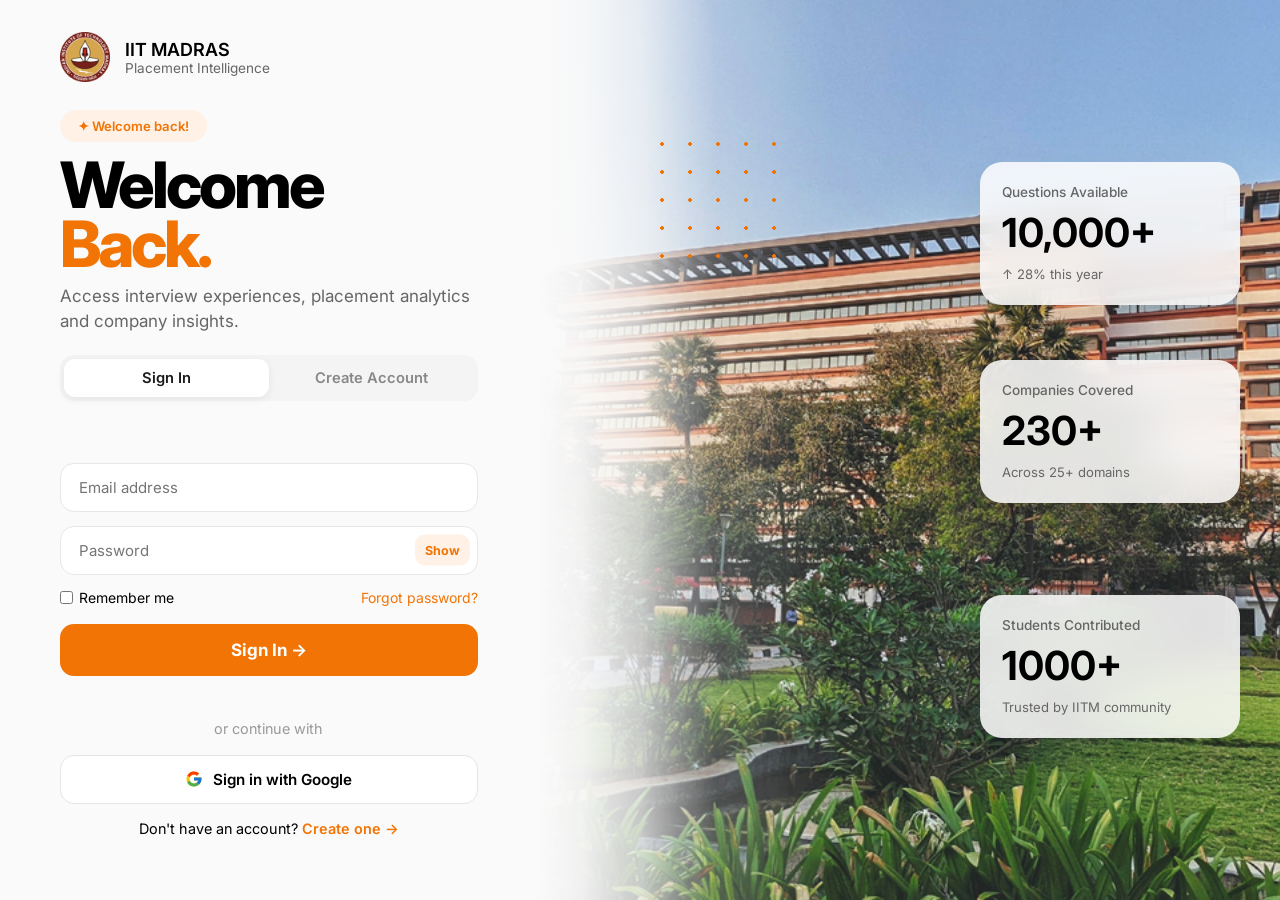
<file: templates/auth.html>
<!DOCTYPE html>
<html lang="en">
<head>
  <meta charset="UTF-8">
  <meta name="viewport" content="width=device-width, initial-scale=1.0">
  <title>Login · IIT Madras Placement Intelligence</title>
  <link rel="preconnect" href="https://fonts.googleapis.com">
  <link href="https://fonts.googleapis.com/css2?family=Inter:wght@400;600;700;800&display=swap" rel="stylesheet">
  <link rel="stylesheet" href="/static/login.css">
  <style>
    /* Hide scrollbar everywhere */
    *, *:before, *:after { scrollbar-width: none; -ms-overflow-style: none; }
    *::-webkit-scrollbar { display: none; }

    body { overflow: auto; }

    .container {
      display: flex;
      height: 100vh;
      overflow: hidden;
    }

    /* LEFT panel scrollable but no scrollbar */
    .left {
      width: 42%;
      padding: 32px 60px;
      display: flex;
      flex-direction: column;
      justify-content: flex-start;
      overflow-y: auto;
      min-height: 0;
    }

    .logo { margin-bottom: 28px; }

    /* Tabs */
    .tabs {
      display: flex; gap: 0; margin-bottom: 22px;
      background: #f4f4f4; border-radius: 14px; padding: 4px;
    }
    .tab-btn {
      flex: 1; padding: 10px; border: none; background: transparent;
      border-radius: 11px; font-weight: 600; font-size: .92rem; cursor: pointer;
      color: #888; transition: all .2s; font-family: 'Inter', sans-serif;
    }
    .tab-btn.active { background: white; color: #1a1a1a; box-shadow: 0 2px 8px rgba(0,0,0,.07); }
    .tab-panel { display: none; }
    .tab-panel.active { display: block; }

    /* Compact form rows */
    .input-group { margin-bottom: 14px; }
    .input-group input, .input-group select {
      width: 100%; padding: 14px 18px; border-radius: 14px;
      border: 1px solid #e7e7e7; font-size: 15px;
      font-family: 'Inter', sans-serif; background: white; color: #1a1a1a;
      outline: none; transition: border-color .2s, box-shadow .2s;
    }
    .input-group input:focus, .input-group select:focus {
      border-color: #f27405; box-shadow: 0 0 0 3px rgba(242,116,5,.08);
    }
    .password-field { position: relative; }
    .password-field input { padding-right: 76px; }
    .toggle-password {
      position: absolute; right: 8px; top: 50%; transform: translateY(-50%);
      border: 0; background: #fff1e5; color: #f27405; border-radius: 10px;
      padding: 8px 10px; font-weight: 700; font-size: .78rem; cursor: pointer;
      font-family: 'Inter', sans-serif;
    }
    .toggle-password:focus {
      outline: none; box-shadow: 0 0 0 3px rgba(242,116,5,.15);
    }
    .input-row { display: grid; grid-template-columns: 1fr 1fr; gap: 12px; margin-bottom: 14px; }
    .input-row input, .input-row select {
      width: 100%; padding: 14px 18px; border-radius: 14px;
      border: 1px solid #e7e7e7; font-size: 15px;
      font-family: 'Inter', sans-serif; background: white; color: #1a1a1a;
      outline: none; transition: border-color .2s;
    }
    .input-row input:focus, .input-row select:focus {
      border-color: #f27405; box-shadow: 0 0 0 3px rgba(242,116,5,.08);
    }

    .options { display: flex; justify-content: space-between; margin: 10px 0 18px; font-size: 14px; }
    .options a { text-decoration: none; color: #f27405; }

    .signin-btn {
      width: 100%; padding: 16px; border: none; border-radius: 14px;
      background: #f27405; color: white; font-size: 17px; font-weight: 700;
      cursor: pointer; font-family: 'Inter', sans-serif; transition: opacity .2s;
    }
    .signin-btn:disabled { opacity: .6; cursor: not-allowed; }

    .google-btn {
      width: 100%; padding: 14px; border: 1.5px solid #e5e5e5; border-radius: 14px;
      background: white; font-size: .95rem; font-weight: 600; cursor: pointer;
      display: flex; align-items: center; justify-content: center; gap: 10px;
      font-family: 'Inter', sans-serif; transition: border-color .2s, box-shadow .2s;
    }
    .google-btn:hover { border-color: #f27405; box-shadow: 0 0 0 3px rgba(242,116,5,.08); }
    .google-btn svg { width: 18px; height: 18px; }

    .divider { text-align: center; margin: 18px 0; color: #999; font-size: .9rem; }
    .socials { display: none; } /* replaced by google-btn above */

    .register { margin-top: 16px; text-align: center; font-size: .9rem; }
    .register a { color: #f27405; text-decoration: none; font-weight: 600; }

    .error-msg { color: #e53e3e; font-size: .82rem; margin-top: 8px; min-height: 18px; }
    .success-msg { color: #38a169; font-size: .82rem; margin-top: 8px; min-height: 18px; }

    /* Compact heading */
    h1 { font-size: 64px; line-height: .92; font-weight: 800; letter-spacing: -3px; margin-bottom: 10px; }
    h1 span { display: block; color: #f27405; }
    .badge { display: inline-block; background: #fff1e5; color: #f27405; padding: 8px 18px; border-radius: 24px; font-weight: 600; font-size: .82rem; margin-bottom: 14px; }
    .subtitle { margin-top: 0; margin-bottom: 20px; font-size: 17px; color: #666; line-height: 1.5; }

    /* RIGHT */
    .right { width: 58%; position: relative; overflow: hidden; flex-shrink: 0; }
    .bg-image { width: 100%; height: 100%; object-fit: cover; }
    .dot-grid { position: absolute; top: 130px; left: 110px; width: 140px; height: 140px;
      background-image: radial-gradient(#f27405 1.8px, transparent 1.8px);
      background-size: 28px 28px; z-index: 5; }
    .fade { position: absolute; left: 0; top: 0; width: 40%; height: 100%;
      background: linear-gradient(to right, #fafafa 0%, rgba(250,250,250,.95) 15%, rgba(250,250,250,.75) 35%, rgba(250,250,250,.2) 60%, transparent 100%); }
    .card { position: absolute; background: rgba(255,255,255,.85); backdrop-filter: blur(15px);
      padding: 22px; border-radius: 22px; box-shadow: 0 15px 40px rgba(0,0,0,.08); width: 260px; }
    .card h4 { color: #666; font-weight: 500; margin-bottom: 8px; font-size: .85rem; }
    .card h2 { font-size: 40px; margin-bottom: 6px; }
    .card span { color: #666; font-size: .82rem; }
    .card1 { top: 18%; right: 40px; }
    .card2 { top: 40%; right: 40px; }
    .card3 { bottom: 18%; right: 40px; }
  </style>
</head>
<body>
<div class="container">
  <div class="left">

    <div class="logo">
      <img src="/static/images/logo.ico" alt="IITM Logo" style="width:50px;height:50px;">
      <div>
        <h3 style="margin:0;font-size:18px;">IIT MADRAS</h3>
        <p style="margin:0;color:#666;font-size:.85rem;">Placement Intelligence</p>
      </div>
    </div>

    <div class="badge" id="auth-badge">✦ Welcome back!</div>
    <h1>Welcome<span id="heading-sub">Back.</span></h1>
    <p class="subtitle" id="auth-subtitle">Access interview experiences, placement analytics and company insights.</p>

    <!-- Tabs -->
    <div class="tabs">
      <button class="tab-btn active" id="tab-login" onclick="switchTab('login')">Sign In</button>
      <button class="tab-btn" id="tab-register" onclick="switchTab('register')">Create Account</button>
    </div>

    <!-- Login Panel -->
    <div class="tab-panel active" id="panel-login">
      <form id="login-form" onsubmit="handleLogin(event)">
        <div class="input-group">
          <input type="email" id="login-email" placeholder="Email address" required autocomplete="email">
        </div>
        <div class="input-group password-field">
          <input type="password" id="login-password" placeholder="Password" required autocomplete="current-password">
          <button type="button" class="toggle-password" data-target="login-password" aria-label="Show password">Show</button>
        </div>
        <div class="options">
          <label style="display:flex;align-items:center;gap:6px;cursor:pointer;"><input type="checkbox"> Remember me</label>
          <a href="#">Forgot password?</a>
        </div>
        <button class="signin-btn" type="submit" id="login-btn">Sign In →</button>
        <p class="error-msg" id="login-error"></p>
      </form>

      <div class="divider">or continue with</div>
      <button class="google-btn" type="button" onclick="handleGoogleLogin()">
        <svg viewBox="0 0 48 48"><path fill="#FFC107" d="M43.611 20.083H42V20H24v8h11.303c-1.649 4.657-6.08 8-11.303 8-6.627 0-12-5.373-12-12s5.373-12 12-12c3.059 0 5.842 1.154 7.961 3.039l5.657-5.657C34.046 6.053 29.268 4 24 4 12.955 4 4 12.955 4 24s8.955 20 20 20 20-8.955 20-20c0-1.341-.138-2.65-.389-3.917z"/><path fill="#FF3D00" d="M6.306 14.691l6.571 4.819C14.655 15.108 18.961 12 24 12c3.059 0 5.842 1.154 7.961 3.039l5.657-5.657C34.046 6.053 29.268 4 24 4 16.318 4 9.656 8.337 6.306 14.691z"/><path fill="#4CAF50" d="M24 44c5.166 0 9.86-1.977 13.409-5.192l-6.19-5.238A11.91 11.91 0 0124 36c-5.202 0-9.619-3.317-11.283-7.946l-6.522 5.025C9.505 39.556 16.227 44 24 44z"/><path fill="#1976D2" d="M43.611 20.083H42V20H24v8h11.303a12.04 12.04 0 01-4.087 5.571l.003-.002 6.19 5.238C36.971 39.205 44 34 44 24c0-1.341-.138-2.65-.389-3.917z"/></svg>
        Sign in with Google
      </button>
      <div class="register">Don't have an account? <a href="#" onclick="switchTab('register')">Create one →</a></div>
    </div>

    <!-- Register Panel -->
    <div class="tab-panel" id="panel-register">
      <form id="register-form" onsubmit="handleRegister(event)">
        <div class="input-group">
          <input type="text" id="reg-name" placeholder="Full Name" required>
        </div>
        <div class="input-row">
          <input type="text" id="reg-roll" placeholder="Roll Number">
          <select id="reg-year">
            <option value="">Grad Year</option>
            <option value="2024">2024</option>
            <option value="2025">2025</option>
            <option value="2026">2026</option>
            <option value="2027">2027</option>
            <option value="2028">2028</option>
            <option value="2029">2029</option>
            <option value="2030">2030</option>
          </select>
        </div>
        <div class="input-group">
          <select id="reg-department">
            <option value="">Select Department</option>
            <option value="Data Science">Data Science</option>
            <option value="Electronics Systems">Electronics Systems</option>
            <option value="Aeronautics">Aeronautics</option>
            <option value="Data Science with Management">Data Science with Management</option>
          </select>
        </div>
        <div class="input-group">
          <input type="email" id="reg-email" placeholder="Email address" required autocomplete="email">
        </div>
        <div class="input-group password-field">
          <input type="password" id="reg-password" placeholder="Password (min 6 chars)" required autocomplete="new-password">
          <button type="button" class="toggle-password" data-target="reg-password" aria-label="Show password">Show</button>
        </div>
        <button class="signin-btn" type="submit" id="register-btn">Create Account →</button>
        <p class="error-msg" id="register-error"></p>
        <p class="success-msg" id="register-success"></p>
      </form>
      <div class="register">Already have an account? <a href="#" onclick="switchTab('login')">Sign in →</a></div>
    </div>

  </div>

  <div class="right">
    <img src="/static/images/background.png" class="bg-image">
    <div class="dot-grid"></div>
    <div class="fade"></div>
    <div class="card card1">
      <h4>Questions Available</h4>
      <h2>10,000+</h2>
      <span>↑ 28% this year</span>
    </div>
    <div class="card card2">
      <h4>Companies Covered</h4>
      <h2>230+</h2>
      <span>Across 25+ domains</span>
    </div>
    <div class="card card3">
      <h4>Students Contributed</h4>
      <h2>1000+</h2>
      <span>Trusted by IITM community</span>
    </div>
  </div>
</div>

<script src="/static/auth.js"></script>
</body>
</html>
</file>
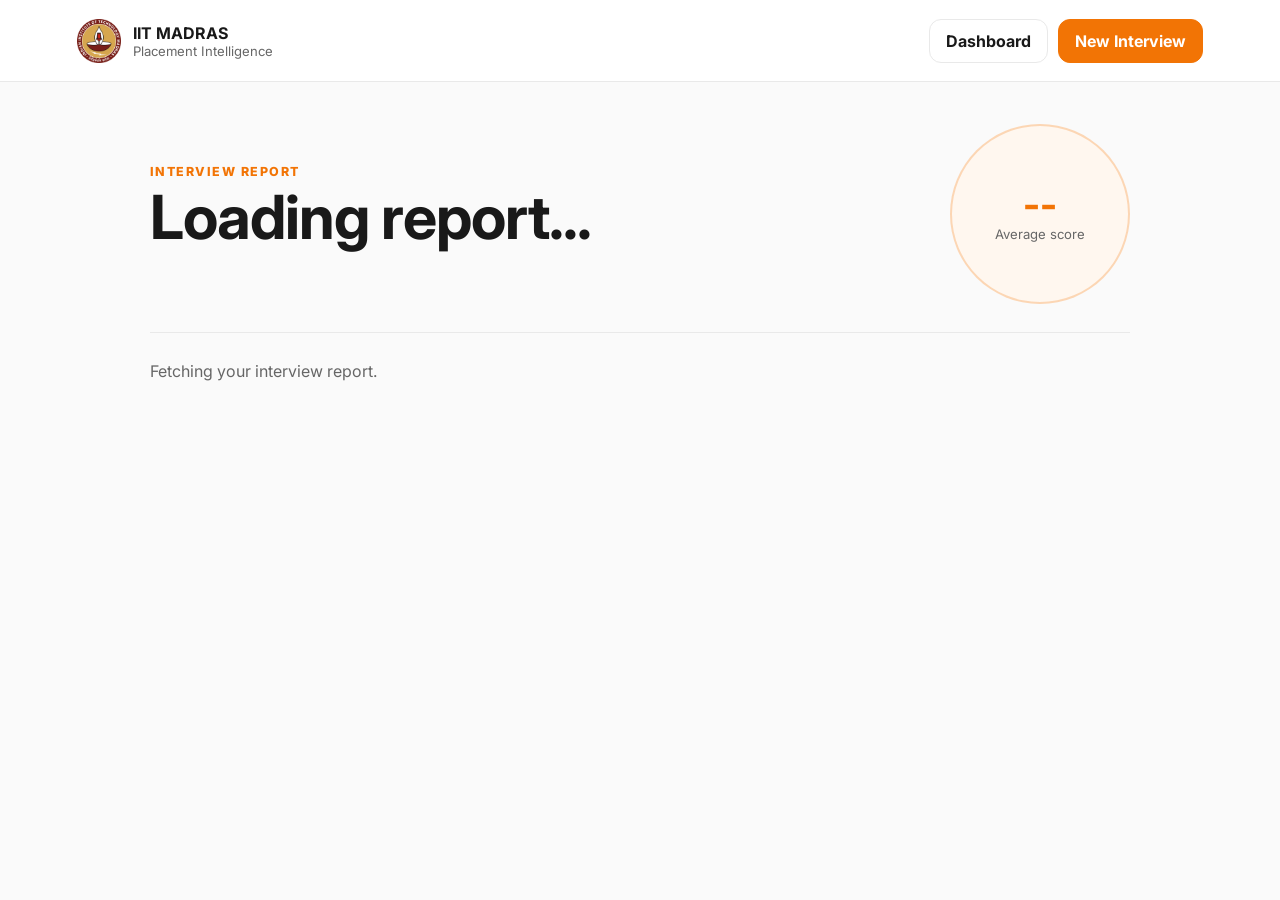
<file: templates/interview_results.html>
<!DOCTYPE html>
<html lang="en">
<head>
  <meta charset="UTF-8">
  <meta name="viewport" content="width=device-width, initial-scale=1.0">
  <title>Interview Report - IIT Madras Placement Intelligence</title>
  <link rel="preconnect" href="https://fonts.googleapis.com">
  <link href="https://fonts.googleapis.com/css2?family=Inter:wght@400;500;600;700;800&display=swap" rel="stylesheet">
  <style>
    :root {
      --primary: #f27405;
      --text: #191919;
      --muted: #666;
      --line: #e9e9e9;
      --soft: #fff7ef;
      --page: #fafafa;
    }
    * { box-sizing: border-box; }
    body {
      margin: 0;
      font-family: Inter, system-ui, -apple-system, BlinkMacSystemFont, "Segoe UI", sans-serif;
      color: var(--text);
      background: var(--page);
    }
    header {
      height: 82px;
      display: flex;
      align-items: center;
      justify-content: space-between;
      padding: 0 clamp(20px, 6vw, 86px);
      background: white;
      border-bottom: 1px solid var(--line);
    }
    .brand { display: flex; align-items: center; gap: 12px; }
    .brand img { width: 44px; height: 44px; }
    .brand strong { display: block; font-size: 1rem; }
    .brand span { display: block; color: var(--muted); font-size: .82rem; }
    .nav-actions { display: flex; gap: 10px; }
    .btn {
      border: 1.5px solid var(--line);
      background: white;
      color: var(--text);
      border-radius: 12px;
      padding: 11px 16px;
      font-weight: 700;
      text-decoration: none;
      cursor: pointer;
    }
    .btn.primary { background: var(--primary); border-color: var(--primary); color: white; }
    main { width: min(980px, calc(100% - 32px)); margin: 42px auto 70px; }
    .summary {
      display: grid;
      grid-template-columns: minmax(0, 1fr) 180px;
      gap: 24px;
      align-items: center;
      padding-bottom: 28px;
      border-bottom: 1.5px solid var(--line);
    }
    .eyebrow {
      color: var(--primary);
      font-size: .78rem;
      font-weight: 800;
      letter-spacing: .12em;
      text-transform: uppercase;
      margin-bottom: 8px;
    }
    h1 { margin: 0; font-size: clamp(2rem, 5vw, 3.8rem); line-height: 1; letter-spacing: -1px; }
    .meta { display: flex; flex-wrap: wrap; gap: 10px; margin-top: 16px; color: var(--muted); }
    .pill { border: 1px solid var(--line); border-radius: 999px; padding: 8px 11px; background: white; font-size: .86rem; }
    .score {
      aspect-ratio: 1;
      border-radius: 50%;
      background: var(--soft);
      border: 2px solid rgba(242,116,5,.25);
      display: grid;
      place-items: center;
      text-align: center;
    }
    .score strong { display: block; color: var(--primary); font-size: 2.4rem; line-height: 1; }
    .score span { color: var(--muted); font-size: .82rem; }
    .state { margin-top: 28px; color: var(--muted); }
    .answers { margin-top: 24px; display: grid; gap: 14px; }
    article {
      background: white;
      border: 1.5px solid var(--line);
      border-radius: 8px;
      padding: 20px;
    }
    article h2 { margin: 0 0 14px; font-size: 1rem; line-height: 1.45; }
    article p { margin: 9px 0 0; color: var(--muted); line-height: 1.55; }
    .answer-top { display: flex; gap: 16px; justify-content: space-between; align-items: flex-start; }
    .answer-score { color: var(--primary); font-weight: 800; white-space: nowrap; }
    .chips { display: flex; gap: 8px; flex-wrap: wrap; margin-top: 12px; }
    .chip { background: var(--soft); color: #9a4500; border-radius: 999px; padding: 7px 10px; font-size: .78rem; font-weight: 700; }
    .hidden { display: none; }
    @media (max-width: 700px) {
      header { height: auto; padding-top: 16px; padding-bottom: 16px; align-items: flex-start; gap: 14px; flex-direction: column; }
      .summary { grid-template-columns: 1fr; }
      .score { width: 150px; }
    }
  </style>
</head>
<body>
  <header>
    <div class="brand">
      <img src="/static/images/logo.ico" alt="IITM Logo">
      <div>
        <strong>IIT MADRAS</strong>
        <span>Placement Intelligence</span>
      </div>
    </div>
    <div class="nav-actions">
      <a class="btn" href="/dashboard">Dashboard</a>
      <a class="btn primary" href="/interview/new">New Interview</a>
    </div>
  </header>

  <main>
    <section class="summary">
      <div>
        <div class="eyebrow">Interview Report</div>
        <h1 id="report-title">Loading report...</h1>
        <div id="report-meta" class="meta"></div>
      </div>
      <div class="score">
        <div>
          <strong id="average-score">--</strong>
          <span>Average score</span>
        </div>
      </div>
    </section>

    <p id="state" class="state">Fetching your interview report.</p>
    <section id="answers" class="answers hidden"></section>
  </main>

  <script>
    const interviewId = {{ interview_id|tojson }};

    function escapeHtml(text) {
      const element = document.createElement('div');
      element.textContent = text || '';
      return element.innerHTML;
    }

    function renderChips(items, label) {
      if (!Array.isArray(items) || !items.length) return '';
      return `<div class="chips">${items.map((item) => `<span class="chip">${label}: ${escapeHtml(item)}</span>`).join('')}</div>`;
    }

    async function loadReport() {
      const state = document.getElementById('state');
      try {
        const response = await fetch(`/api/interviews/${interviewId}/results`);
        const data = await response.json();
        if (!response.ok) throw new Error(data.error || 'Could not load report.');

        const interview = data.interview || {};
        document.getElementById('report-title').textContent = interview.role || 'AI Interview';
        document.getElementById('average-score').textContent = `${data.average_score || 0}/10`;
        document.getElementById('report-meta').innerHTML = [
          interview.company || 'AI Generated',
          interview.level,
          interview.status,
          interview.created_at ? interview.created_at.slice(0, 10) : '',
        ].filter(Boolean).map((item) => `<span class="pill">${escapeHtml(item)}</span>`).join('');

        const answers = data.answers || [];
        const list = document.getElementById('answers');
        if (!answers.length) {
          state.textContent = 'No answer feedback is available for this interview yet.';
          return;
        }

        state.classList.add('hidden');
        list.classList.remove('hidden');
        list.innerHTML = answers.map((answer) => `
          <article>
            <div class="answer-top">
              <h2>${answer.question_number}. ${escapeHtml(answer.question)}</h2>
              <span class="answer-score">${answer.score}/10</span>
            </div>
            <p><strong>Your answer:</strong> ${escapeHtml(answer.transcript)}</p>
            <p><strong>Feedback:</strong> ${escapeHtml(answer.feedback)}</p>
            ${renderChips(answer.strengths, 'Strength')}
            ${renderChips(answer.improvements, 'Improve')}
          </article>
        `).join('');
      } catch (err) {
        document.getElementById('report-title').textContent = 'Report unavailable';
        document.getElementById('average-score').textContent = '--';
        state.textContent = err.message;
      }
    }

    loadReport();
  </script>
</body>
</html>
</file>
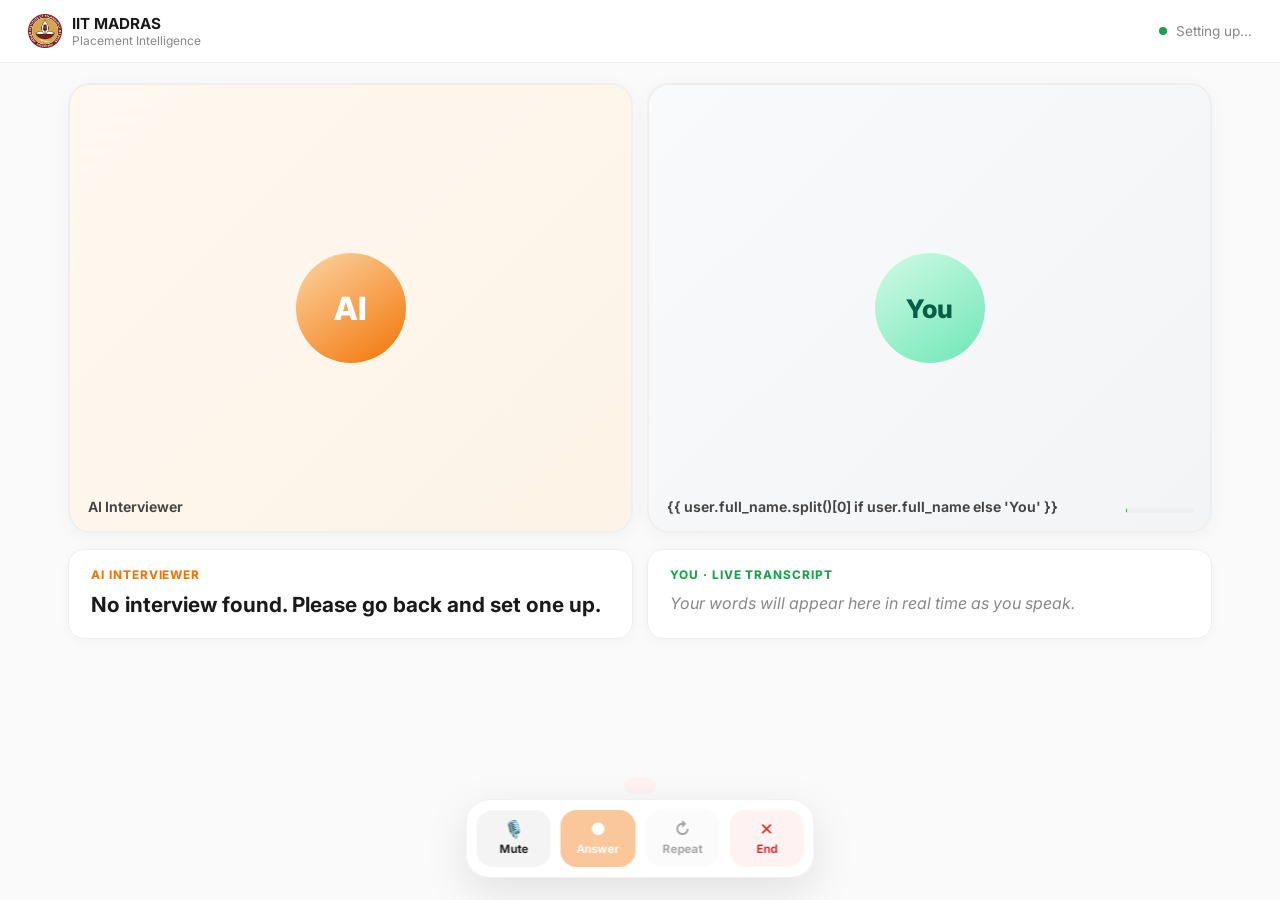
<file: templates/interview_room.html>
<!DOCTYPE html>
<html lang="en">
<head>
  <meta charset="UTF-8">
  <meta name="viewport" content="width=device-width, initial-scale=1.0">
  <title>AI Interview Room · IIT Madras Placement Intelligence</title>
  <link rel="preconnect" href="https://fonts.googleapis.com">
  <link href="https://fonts.googleapis.com/css2?family=Inter:wght@400;500;600;700;800&display=swap" rel="stylesheet">
  <link rel="stylesheet" href="/static/interview_room.css">
</head>
<body>

  <header class="room-header">
    <div class="room-brand">
      <img src="/static/images/logo.ico" alt="IITM Logo" style="height:34px;width:34px;border-radius:8px;">
      <div><strong>IIT MADRAS</strong><br><small>Placement Intelligence</small></div>
    </div>
    <div class="room-meta">
      <span id="progress-text"></span>
      <span class="live-dot"></span>
      <span id="status">Setting up…</span>
    </div>
  </header>

  <main class="room-main">

    <!-- Stage: two participant tiles -->
    <div class="stage">
      <div class="participant ai-tile">
        <div class="avatar ai-avatar">AI</div>
        <div class="participant-name">AI Interviewer</div>
        <div id="ai-speaking" class="speaking-badge hidden">Speaking…</div>
      </div>
      <div id="candidate-tile" class="participant candidate-tile">
        <div class="avatar cand-avatar">You</div>
        <div class="participant-name">{{ user.full_name.split()[0] if user.full_name else 'You' }}</div>
        <div id="room-meter" class="room-meter"><span></span></div>
        <div id="muted-label" class="muted-badge hidden">Muted</div>
      </div>
    </div>

    <!-- Conversation Panel -->
    <div class="convo-panel">
      <div class="question-block">
        <span class="speaker-tag">AI Interviewer</span>
        <h2 id="question">Preparing your interview…</h2>
      </div>
      <div class="caption-block" id="caption-block">
        <span class="speaker-tag you-tag">You · live transcript</span>
        <p class="transcript-area">
          <span id="final-transcript"></span><span id="interim-transcript" class="interim-text">Your words will appear here in real time as you speak.</span>
        </p>
      </div>
      <div id="feedback" class="feedback-block hidden"></div>
    </div>

  </main>

  <!-- Controls Bar -->
  <nav class="room-controls">
    <button id="mute" class="ctrl-btn" type="button">
      <span class="ctrl-icon">🎙️</span><span>Mute</span>
    </button>
    <button id="record" class="ctrl-btn record-btn" type="button" disabled>
      <span class="ctrl-icon">●</span><span>Answer</span>
    </button>
    <button id="repeat" class="ctrl-btn" type="button" disabled>
      <span class="ctrl-icon">↻</span><span>Repeat</span>
    </button>
    <button id="end" class="ctrl-btn end-btn" type="button">
      <span class="ctrl-icon">✕</span><span>End</span>
    </button>
  </nav>

  <p id="room-error" class="room-error-msg"></p>

  <!-- Results Overlay -->
  <div id="results-overlay" class="results-overlay hidden">
    <div class="results-card">
      <div class="results-brand">
        <img src="/static/images/logo.ico" alt="" style="height:36px;">
        <div><strong>IIT MADRAS</strong><small>Placement Intelligence</small></div>
      </div>
      <div class="eyebrow-tag">Interview Complete</div>
      <h1 id="final-score"></h1>
      <div id="answer-list" class="answer-list"></div>
      <div class="results-actions">
        <a href="/dashboard"><button class="btn-results-secondary">Back to Dashboard</button></a>
        <button class="btn-results-primary" onclick="location.reload()">New Interview</button>
      </div>
    </div>
  </div>

  <script src="/static/interview_room.js"></script>
</body>
</html>
</file>
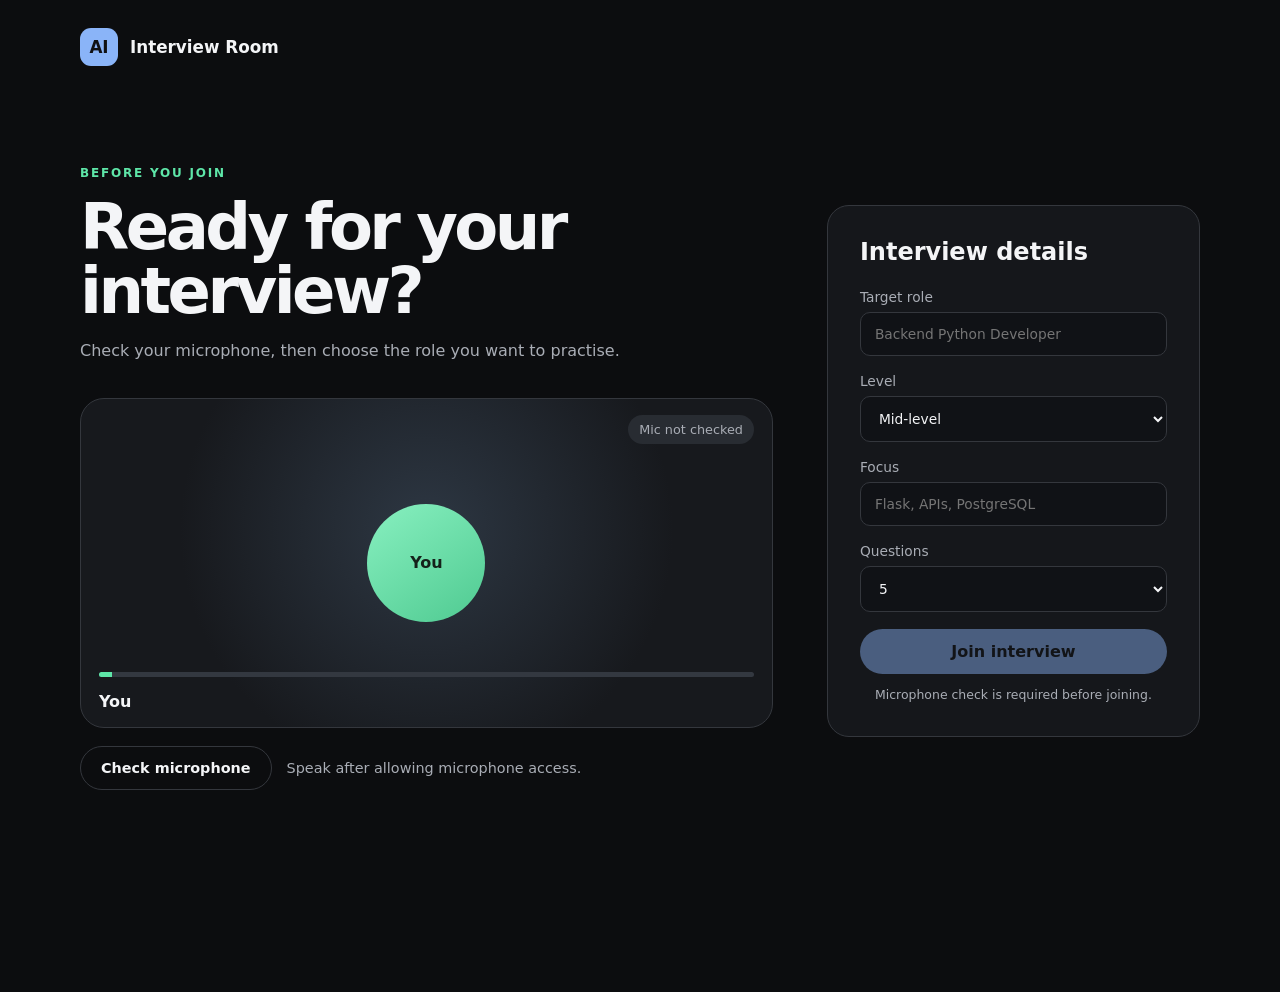
<file: templates/meeting.html>
<!doctype html>
<html lang="en">
<head>
  <meta charset="utf-8">
  <meta name="viewport" content="width=device-width, initial-scale=1">
  <title>AI Interviewer</title>
  <link rel="stylesheet" href="/static/meeting.css">
</head>
<body>
  <main>
    <section id="prejoin" class="prejoin">
      <div class="brand"><span class="brand-mark">AI</span><span>Interview Room</span></div>
      <div class="prejoin-grid">
        <div>
          <p class="eyebrow">Before you join</p>
          <h1>Ready for your interview?</h1>
          <p class="lead">Check your microphone, then choose the role you want to practise.</p>
          <div class="preview-tile">
            <div class="avatar candidate-avatar">You</div>
            <div class="preview-name">You</div>
            <div id="preview-mic-state" class="mic-badge">Mic not checked</div>
            <div class="meter" aria-label="Microphone input level"><span id="meter-bar"></span></div>
          </div>
          <div class="mic-check">
            <button id="check-mic" class="secondary" type="button">Check microphone</button>
            <span id="mic-message">Speak after allowing microphone access.</span>
          </div>
        </div>
        <form id="setup-form" class="setup-card">
          <h2>Interview details</h2>
          <label>Target role <input id="role" required maxlength="80" placeholder="Backend Python Developer"></label>
          <label>Level
            <select id="level"><option>Junior</option><option selected>Mid-level</option><option>Senior</option></select>
          </label>
          <label>Focus <input id="focus" maxlength="200" placeholder="Flask, APIs, PostgreSQL"></label>
          <label>Questions
            <select id="question-count"><option>3</option><option selected>5</option><option>7</option><option>10</option></select>
          </label>
          <button id="join-button" type="submit" disabled>Join interview</button>
          <p class="form-note">Microphone check is required before joining.</p>
        </form>
      </div>
      <p id="prejoin-error" class="error" role="alert"></p>
    </section>

    <section id="interview" class="meeting hidden">
      <header class="meeting-header">
        <div class="brand compact"><span class="brand-mark">AI</span><span>Interview Room</span></div>
        <div class="meeting-meta"><span id="progress-text"></span><span class="live-dot"></span><span id="status">Ready</span></div>
      </header>
      <div class="stage">
        <div class="participant ai-tile">
          <div class="avatar ai-avatar">AI</div>
          <div class="participant-name">AI Interviewer</div>
          <div id="ai-speaking" class="speaking-label hidden">Speaking</div>
        </div>
        <div id="candidate-tile" class="participant candidate-tile">
          <div class="avatar candidate-avatar">You</div>
          <div class="participant-name">You</div>
          <div id="room-meter" class="room-meter"><span></span></div>
          <div id="muted-label" class="muted-label hidden">Muted</div>
        </div>
      </div>
      <section class="conversation-panel">
        <div class="question-block"><span class="speaker-label">AI Interviewer</span><h2 id="question"></h2></div>
        <div class="caption-block">
          <span class="speaker-label">You · live transcript</span>
          <p class="transcript-area">
            <span id="final-transcript"></span><span id="interim-transcript" class="interim-text">Click "Answer" and start speaking. Your words will appear here.</span>
          </p>
        </div>
        <div id="feedback" class="feedback hidden"></div>
      </section>
      <nav class="meeting-controls" aria-label="Interview controls">
        <button id="mute" class="control" type="button"><span class="control-icon">Mic</span><span>Mute</span></button>
        <button id="record" class="control primary-control" type="button"><span class="control-icon">●</span><span>Answer</span></button>
        <button id="repeat" class="control" type="button"><span class="control-icon">↻</span><span>Repeat</span></button>
        <button id="end" class="control danger" type="button"><span class="control-icon">×</span><span>End</span></button>
      </nav>
      <p id="error" class="error room-error" role="alert"></p>
    </section>

    <section id="results" class="results hidden">
      <div class="brand compact"><span class="brand-mark">AI</span><span>Interview Room</span></div>
      <div class="results-card">
        <p class="eyebrow">Interview complete</p>
        <h1 id="final-score"></h1>
        <div id="answer-list"></div>
        <button id="restart" type="button">Start another interview</button>
      </div>
    </section>
  </main>
  <script src="/static/meeting.js"></script>
</body>
</html>
</file>
<file: static/login.css>
*{
margin:0;
padding:0;
box-sizing:border-box;
font-family:'Inter',sans-serif;
}

body{
background:#fafafa;
height:100vh;
overflow:hidden;
}

.container{
display:flex;
height:100vh;
}

/* LEFT */

.left{
width:40%;
padding:40px 70px;
display:flex;
flex-direction:column;
justify-content:center;
}

.logo{
display:flex;
align-items:center;
gap:15px;
margin-bottom:50px;
}

.logo img{
width:60px;
height:60px;
}

.logo h3{
font-size:20px;
font-weight:600;
}

.logo p{
color:#666;
}

.badge{
display:inline-block;
background:#fff1e5;
color:#f27405;
padding:12px 22px;
border-radius:30px;
font-weight:600;
width:max-content;
margin-bottom:25px;
}

h1{
font-size:90px;
line-height:.95;
font-weight:800;
letter-spacing:-4px;
margin-bottom:20px;
}

h1 span{
display:block;
color:#f27405;
}

.subtitle{
margin-top:20px;
font-size:24px;
color:#666;
max-width:550px;
line-height:1.5;
}

form{
margin-top:40px;
}

.input-group{
margin-bottom:20px;
}

.input-group input{
width:100%;
padding:18px 22px;
border-radius:18px;
border:1px solid #e7e7e7;
font-size:16px;
background:white;
}

.options{
display:flex;
justify-content:space-between;
margin:15px 0 30px;
font-size:14px;
}

.options a{
text-decoration:none;
color:#f27405;
}

.signin-btn{
width:100%;
padding:20px;
border:none;
border-radius:18px;
background:#f27405;
color:white;
font-size:18px;
font-weight:700;
cursor:pointer;
}

.divider{
text-align:center;
margin:25px 0;
color:#999;
}

.socials{
display:flex;
gap:15px;
}

.socials button{
flex:1;
padding:15px;
background:white;
border:1px solid #eee;
border-radius:15px;
cursor:pointer;
}

.register{
margin-top:30px;
text-align:center;
}

.register a{
color:#f27405;
text-decoration:none;
font-weight:600;
}

/* RIGHT */

.right{
width:60%;
position:relative;
overflow:hidden;
}

.bg-image{
width:100%;
height:100%;
object-fit:cover;
}

.fade{
position:absolute;
left:0;
top:0;
width:40%;
height:100%;

background:linear-gradient(
to right,
#fafafa 0%,
rgba(250,250,250,.95) 15%,
rgba(250,250,250,.75) 35%,
rgba(250,250,250,.2) 60%,
transparent 100%
);
}

.theme-btn{
position:absolute;
top:30px;
right:30px;

border:none;
padding:15px 25px;
border-radius:30px;
background:white;
font-weight:600;
cursor:pointer;
}

.card{
position:absolute;

background:rgba(255,255,255,.85);

backdrop-filter:blur(15px);

padding:25px;

border-radius:25px;

box-shadow:
0 15px 40px rgba(0,0,0,.08);

width:300px;
}

.card h4{
color:#666;
font-weight:500;
margin-bottom:10px;
}

.card h2{
font-size:48px;
margin-bottom:10px;
}

.card span{
color:#666;
}

.card1{
top:18%;
right:40px;
}

.card2{
top:40%;
right:40px;
}

.card3{
bottom:18%;
right:40px;
}

.bottom-card{
position:absolute;
bottom:60px;
left:25%;

background:white;
padding:22px 35px;
border-radius:25px;

box-shadow:
0 10px 30px rgba(0,0,0,.08);

font-size:20px;
}

.bottom-card span{
color:#f27405;
font-weight:700;
}

.dot-grid{
    position:absolute;

    top:130px;
    left:110px;

    width:140px;
    height:140px;

    background-image:
        radial-gradient(
            #f27405 1.8px,
            transparent 1.8px
        );

    background-size:28px 28px;

    z-index:5;
}
</file>
<file: static/interview_room.css>
/* ── Interview Room CSS (Orange/White Adder Theme) ── */
:root {
  --primary: #f27405;
  --primary-light: #fff4e6;
  --primary-glow: rgba(242,116,5,0.18);
  --text-dark: #1a1a1a;
  --text-mid: #444;
  --text-muted: #888;
  --bg: #fafafa;
  --surface: #ffffff;
  --border: #efefef;
  --green: #16a34a;
  --green-bg: #f0fdf4;
  --red: #dc2626;
  --red-bg: #fef2f2;
  font-family: 'Inter', ui-sans-serif, system-ui, -apple-system, sans-serif;
}

* { box-sizing: border-box; margin: 0; padding: 0; }
body { background: var(--bg); color: var(--text-dark); min-height: 100vh; }

.hidden { display: none !important; }

/* ── Header ─────────────────────────────────────────────────────────────── */
.room-header {
  display: flex;
  justify-content: space-between;
  align-items: center;
  padding: 14px 28px;
  background: rgba(255,255,255,0.9);
  backdrop-filter: blur(12px);
  border-bottom: 1px solid var(--border);
  position: sticky; top: 0; z-index: 10;
}
.room-brand {
  display: flex; align-items: center; gap: 10px;
  font-size: .85rem; color: var(--text-mid);
}
.room-brand strong { color: var(--text-dark); font-size: .95rem; }
.room-brand small { color: var(--text-muted); font-size: .75rem; display: block; }
.room-meta {
  display: flex; align-items: center; gap: 9px;
  font-size: .85rem; color: var(--text-muted);
}
.live-dot {
  width: 8px; height: 8px; border-radius: 50%;
  background: var(--green); animation: pulse-dot 1.8s ease-in-out infinite;
}
@keyframes pulse-dot { 0%,100% { opacity:1; } 50% { opacity:.4; } }

/* ── Main ────────────────────────────────────────────────────────────────── */
.room-main { padding: 20px 28px 130px; max-width: 1200px; margin: auto; }

/* ── Stage ───────────────────────────────────────────────────────────────── */
.stage {
  display: grid; grid-template-columns: 1fr 1fr; gap: 14px;
  height: min(50vh, 480px); margin-bottom: 16px;
}
.participant {
  position: relative; display: grid; place-items: center;
  border: 2px solid var(--border); border-radius: 22px;
  overflow: hidden; background: white;
  box-shadow: 0 4px 20px rgba(0,0,0,.04);
  transition: border-color .25s, box-shadow .25s;
}
.ai-tile { background: linear-gradient(135deg, #fff8f0 0%, #fdf3e7 100%); }
.candidate-tile { background: linear-gradient(135deg, #f9fafb 0%, #f3f4f6 100%); }
.participant.speaking {
  border-color: var(--primary);
  box-shadow: 0 0 0 3px var(--primary-glow), 0 4px 20px rgba(0,0,0,.06);
}
.avatar {
  width: 110px; height: 110px; border-radius: 50%;
  display: grid; place-items: center; font-weight: 800;
  font-size: 1.6rem; user-select: none;
}
.ai-avatar {
  background: linear-gradient(145deg, #fcd5a5, #f27405);
  color: white; font-size: 2rem;
}
.cand-avatar {
  background: linear-gradient(145deg, #d1fae5, #6ee7b7);
  color: #065f46; font-size: 1.6rem;
}
.participant-name {
  position: absolute; bottom: 16px; left: 18px;
  font-weight: 650; font-size: .88rem; color: var(--text-mid);
}
.speaking-badge, .muted-badge {
  position: absolute; top: 14px; right: 14px;
  padding: 5px 11px; border-radius: 99px; font-size: .74rem; font-weight: 650;
}
.speaking-badge { background: var(--primary-light); color: var(--primary); }
.muted-badge { background: var(--red-bg); color: var(--red); }
.room-meter {
  position: absolute; bottom: 18px; right: 16px;
  width: 68px; height: 5px; border-radius: 99px;
  background: var(--border); overflow: hidden;
}
.room-meter span {
  display: block; width: 2%; height: 100%;
  background: var(--green); transition: width 70ms linear;
}

/* ── Conversation Panel ──────────────────────────────────────────────────── */
.convo-panel {
  display: grid; grid-template-columns: 1fr 1fr; gap: 14px;
}
.question-block, .caption-block, .feedback-block {
  padding: 18px 22px; border: 1.5px solid var(--border);
  border-radius: 16px; background: white;
  box-shadow: 0 2px 12px rgba(0,0,0,.03);
}
.speaker-tag {
  font-size: .74rem; font-weight: 750; color: var(--primary);
  text-transform: uppercase; letter-spacing: .08em; display: block; margin-bottom: 8px;
}
.you-tag { color: var(--green); }
.question-block h2 {
  font-size: clamp(.95rem, 1.8vw, 1.3rem);
  line-height: 1.45; font-weight: 700; color: var(--text-dark);
}
.transcript-area { display: block; min-height: 1.6em; line-height: 1.7; }
#final-transcript { color: var(--text-dark); }
.interim-text { color: var(--text-muted); font-style: italic; }
.caption-block.listening { border-color: var(--green); box-shadow: 0 0 0 3px rgba(22,163,74,.08); }
.feedback-block {
  grid-column: 1 / -1; border-left: 4px solid var(--primary);
}
.feedback-block strong { color: var(--primary); font-size: 1.2rem; }
.feedback-block p { margin-top: 6px; color: var(--text-mid); font-size: .9rem; line-height: 1.55; }

/* ── Controls ────────────────────────────────────────────────────────────── */
.room-controls {
  position: fixed; bottom: 22px; left: 50%; transform: translateX(-50%);
  display: flex; gap: 10px; padding: 10px;
  background: rgba(255,255,255,.95); border: 1.5px solid var(--border);
  border-radius: 24px; box-shadow: 0 14px 45px rgba(0,0,0,.10);
  backdrop-filter: blur(12px); z-index: 20;
}
.ctrl-btn {
  display: grid; justify-items: center; gap: 4px;
  min-width: 74px; padding: 11px 16px; border-radius: 16px;
  border: none; background: #f4f4f4; color: var(--text-dark);
  font-family: inherit; font-size: .72rem; font-weight: 650;
  cursor: pointer; transition: background .2s, box-shadow .2s;
}
.ctrl-btn:hover { background: #ebebeb; }
.ctrl-btn:disabled { opacity: .4; cursor: not-allowed; }
.ctrl-icon { font-size: 1.05rem; line-height: 1; }
.record-btn { background: var(--primary); color: white; }
.record-btn:hover:not(:disabled) { background: #d96a04; box-shadow: 0 6px 20px var(--primary-glow); }
.record-btn.recording { background: var(--red); animation: pulse-red 1.4s infinite; }
@keyframes pulse-red { 50% { box-shadow: 0 0 0 8px rgba(220,38,38,.15); } }
.end-btn { background: var(--red-bg); color: var(--red); }
.end-btn:hover { background: #fee2e2; }
.ctrl-btn.muted { background: var(--red-bg); color: var(--red); }
.room-error-msg {
  position: fixed; bottom: 106px; left: 50%; transform: translateX(-50%);
  color: var(--red); background: var(--red-bg); padding: 8px 16px;
  border-radius: 10px; font-size: .85rem; min-height: 0;
}

/* ── Results Overlay ─────────────────────────────────────────────────────── */
.results-overlay {
  position: fixed; inset: 0; background: rgba(250,250,250,.97);
  z-index: 50; overflow-y: auto; display: flex; align-items: flex-start;
  justify-content: center; padding: 40px 20px;
}
.results-card {
  width: min(860px, 100%);
  background: white; border: 1.5px solid var(--border);
  border-radius: 24px; padding: clamp(24px, 5vw, 48px);
  box-shadow: 0 20px 60px rgba(0,0,0,.07);
}
.results-brand { display: flex; align-items: center; gap: 10px; margin-bottom: 28px; }
.results-brand strong { color: var(--text-dark); font-size: .95rem; }
.results-brand small { color: var(--text-muted); font-size: .75rem; display: block; }
.eyebrow-tag {
  color: var(--primary); font-size: .78rem; font-weight: 750;
  text-transform: uppercase; letter-spacing: .12em; margin-bottom: 8px;
}
.results-card h1 {
  font-size: clamp(1.8rem, 4vw, 3rem); letter-spacing: -.04em;
  color: var(--text-dark); margin-bottom: 32px;
}
.answer-list article {
  position: relative; border-top: 1.5px solid var(--border);
  padding: 22px 80px 14px 0;
}
.answer-list article h3 { font-size: .95rem; color: var(--text-dark); }
.answer-list article p { color: var(--text-mid); font-size: .88rem; margin-top: 6px; line-height: 1.55; }
.answer-list article .score-badge {
  position: absolute; top: 22px; right: 0;
  color: var(--primary); font-weight: 800; font-size: 1.1rem;
}
.results-actions { display: flex; gap: 14px; margin-top: 32px; flex-wrap: wrap; }
.btn-results-primary {
  padding: 15px 30px; border-radius: 14px; border: none;
  background: var(--primary); color: white; font-weight: 700;
  font-size: .95rem; cursor: pointer; font-family: inherit;
  transition: transform .2s, box-shadow .2s;
}
.btn-results-primary:hover { transform: translateY(-2px); box-shadow: 0 10px 25px var(--primary-glow); }
.btn-results-secondary {
  padding: 15px 30px; border-radius: 14px; border: 1.5px solid var(--border);
  background: transparent; color: var(--text-dark); font-weight: 650;
  font-size: .95rem; cursor: pointer; font-family: inherit; text-decoration: none;
}
.btn-results-secondary:hover { border-color: var(--primary); color: var(--primary); }

/* ── Responsive ──────────────────────────────────────────────────────────── */
@media (max-width: 760px) {
  .stage { grid-template-columns: 1fr; height: auto; }
  .participant { min-height: 220px; }
  .convo-panel { grid-template-columns: 1fr; }
  .feedback-block { grid-column: 1; }
  .room-main { padding: 14px 14px 130px; }
}
</file>
<file: static/meeting.css>
:root {
  color-scheme: dark;
  --bg: #0c0d0f; --surface: #15171b; --line: #34373d; --text: #f4f5f7;
  --muted: #a9adb5; --blue: #8ab4f8; --green: #5ee6a8; --red: #ea4335;
  font-family: Inter, ui-sans-serif, system-ui, -apple-system, "Segoe UI", sans-serif;
}
* { box-sizing: border-box; }
body { margin: 0; min-height: 100vh; background: var(--bg); color: var(--text); }
button, input, select { font: inherit; }
button { cursor: pointer; border: 0; border-radius: 999px; padding: 13px 20px; background: var(--blue); color: #101114; font-weight: 750; }
button:disabled { opacity: .45; cursor: not-allowed; }
button.secondary { background: transparent; border: 1px solid var(--line); color: var(--text); }
.hidden { display: none !important; }
.brand { display: flex; align-items: center; gap: 12px; font-size: 1.05rem; font-weight: 650; }
.brand-mark { display: grid; place-items: center; width: 38px; height: 38px; border-radius: 11px; background: var(--blue); color: #101114; font-weight: 850; }
.brand.compact .brand-mark { width: 32px; height: 32px; border-radius: 9px; font-size: .85rem; }
.eyebrow { color: var(--green); text-transform: uppercase; letter-spacing: .15em; font-size: .75rem; font-weight: 750; }
.lead, p { color: var(--muted); line-height: 1.55; }
.error { color: #ff8e86; min-height: 24px; }
.prejoin { width: min(1120px, calc(100% - 40px)); margin: auto; padding: 28px 0 60px; }
.prejoin-grid { display: grid; grid-template-columns: minmax(0, 1.3fr) minmax(320px, .7fr); gap: 54px; align-items: center; min-height: calc(100vh - 90px); }
.prejoin h1, .results h1 { margin: 10px 0; font-size: clamp(2.4rem, 5vw, 4.4rem); letter-spacing: -.055em; line-height: 1; }
.preview-tile { position: relative; display: grid; place-items: center; min-height: 330px; margin-top: 34px; border: 1px solid var(--line); border-radius: 24px; overflow: hidden; background: radial-gradient(circle at 50% 40%, #2d3743, #17191d 62%); }
.avatar { display: grid; place-items: center; border-radius: 50%; font-weight: 800; user-select: none; }
.candidate-avatar { width: 118px; height: 118px; color: #15211a; background: linear-gradient(145deg, #88f0c0, #4fca91); }
.preview-name, .participant-name { position: absolute; left: 18px; bottom: 16px; font-weight: 650; }
.mic-badge { position: absolute; right: 18px; top: 16px; padding: 7px 11px; border-radius: 99px; background: #282c32; color: var(--muted); font-size: .8rem; }
.mic-badge.good { background: #123d2c; color: #82e7b5; }
.meter { position: absolute; left: 18px; right: 18px; bottom: 50px; height: 5px; border-radius: 99px; background: #333840; overflow: hidden; }
.meter span, .room-meter span { display: block; width: 2%; height: 100%; background: var(--green); transition: width 70ms linear; }
.mic-check { display: flex; gap: 15px; align-items: center; margin-top: 18px; color: var(--muted); font-size: .9rem; }
.setup-card { display: grid; gap: 17px; padding: 32px; border: 1px solid var(--line); border-radius: 22px; background: var(--surface); }
.setup-card h2 { margin: 0 0 6px; }
label { display: grid; gap: 7px; color: var(--muted); font-size: .86rem; }
input, select { width: 100%; padding: 13px 14px; border: 1px solid var(--line); border-radius: 10px; background: #101216; color: var(--text); outline: none; }
input:focus, select:focus { border-color: var(--blue); box-shadow: 0 0 0 3px #8ab4f820; }
.form-note { margin: -6px 0 0; font-size: .78rem; text-align: center; }
.meeting { min-height: 100vh; padding: 18px 24px 112px; }
.meeting-header { display: flex; justify-content: space-between; align-items: center; min-height: 48px; }
.meeting-meta { display: flex; align-items: center; gap: 9px; color: var(--muted); font-size: .88rem; }
.live-dot { width: 8px; height: 8px; border-radius: 50%; background: var(--green); }
.stage { display: grid; grid-template-columns: 1fr 1fr; gap: 14px; height: min(54vh, 520px); margin-top: 18px; }
.participant { position: relative; display: grid; place-items: center; border: 1px solid var(--line); border-radius: 18px; overflow: hidden; background: var(--surface); }
.ai-tile { background: radial-gradient(circle at 50% 45%, #243952, #171a20 65%); }
.candidate-tile { background: radial-gradient(circle at 50% 45%, #29362f, #171a1c 65%); }
.ai-avatar { width: 124px; height: 124px; color: #101114; background: linear-gradient(145deg, #b7d5ff, #6b9ee8); font-size: 2.2rem; }
.participant.speaking { border-color: var(--green); box-shadow: inset 0 0 0 2px var(--green); }
.speaking-label, .muted-label { position: absolute; top: 15px; right: 15px; padding: 6px 10px; border-radius: 99px; font-size: .75rem; background: #123d2c; color: #81e4b3; }
.muted-label { background: #4c2020; color: #ffaaa4; }
.room-meter { position: absolute; width: 74px; height: 5px; bottom: 22px; right: 18px; border-radius: 99px; background: #3a3d42; overflow: hidden; }
.conversation-panel { display: grid; grid-template-columns: 1fr 1fr; gap: 14px; margin-top: 14px; }
.question-block, .caption-block, .feedback { min-height: 112px; padding: 17px 20px; border: 1px solid var(--line); border-radius: 14px; background: var(--surface); }
.speaker-label { color: var(--blue); font-size: .76rem; font-weight: 750; }
.question-block h2 { margin: 8px 0 0; font-size: clamp(1rem, 2vw, 1.35rem); line-height: 1.4; }
.caption-block p { margin: 8px 0 0; color: var(--text); }
.transcript-area { margin: 8px 0 0; display: block; min-height: 1.5em; line-height: 1.6; }
#final-transcript { color: var(--text); }
.interim-text { color: var(--muted); font-style: italic; }
.caption-block.listening { border-color: var(--green); }
.feedback { grid-column: 1 / -1; min-height: 0; border-left: 4px solid var(--green); }
.feedback strong { color: var(--green); font-size: 1.25rem; }
.meeting-controls { position: fixed; z-index: 5; left: 50%; bottom: 22px; transform: translateX(-50%); display: flex; gap: 10px; padding: 9px; border: 1px solid var(--line); border-radius: 22px; background: #17191df2; box-shadow: 0 14px 40px #0008; backdrop-filter: blur(12px); }
.control { display: grid; justify-items: center; gap: 4px; min-width: 72px; padding: 10px 14px; border-radius: 15px; background: #2b2e33; color: var(--text); font-size: .72rem; }
.control-icon { font-size: 1rem; }
.primary-control { background: var(--blue); color: #101114; }
.primary-control.recording { background: var(--red); color: white; animation: pulse 1.4s infinite; }
.control.danger { background: var(--red); color: white; }
.control.muted { background: #5b2421; }
.room-error { position: fixed; bottom: 103px; left: 50%; transform: translateX(-50%); margin: 0; padding: 8px 14px; border-radius: 8px; background: #3a1717; }
@keyframes pulse { 50% { box-shadow: 0 0 0 7px #ea43352b; } }
.results { width: min(900px, calc(100% - 36px)); margin: auto; padding: 26px 0 60px; }
.results-card { margin-top: 60px; padding: clamp(24px, 5vw, 48px); border: 1px solid var(--line); border-radius: 22px; background: var(--surface); }
article { position: relative; border-top: 1px solid var(--line); padding: 22px 60px 8px 0; }
article h3 { font-size: 1rem; }
article > span { position: absolute; top: 23px; right: 0; color: var(--green); font-weight: 800; }
@media (max-width: 760px) {
  .prejoin-grid { grid-template-columns: 1fr; gap: 28px; padding-top: 50px; }
  .preview-tile { min-height: 260px; }
  .stage { grid-template-columns: 1fr; height: auto; }
  .participant { min-height: 245px; }
  .conversation-panel { grid-template-columns: 1fr; }
  .feedback { grid-column: 1; }
  .meeting { padding: 12px 12px 110px; }
  .meeting-header .brand > span:last-child { display: none; }
  .control { min-width: 60px; padding: 10px; }
}
</file>
